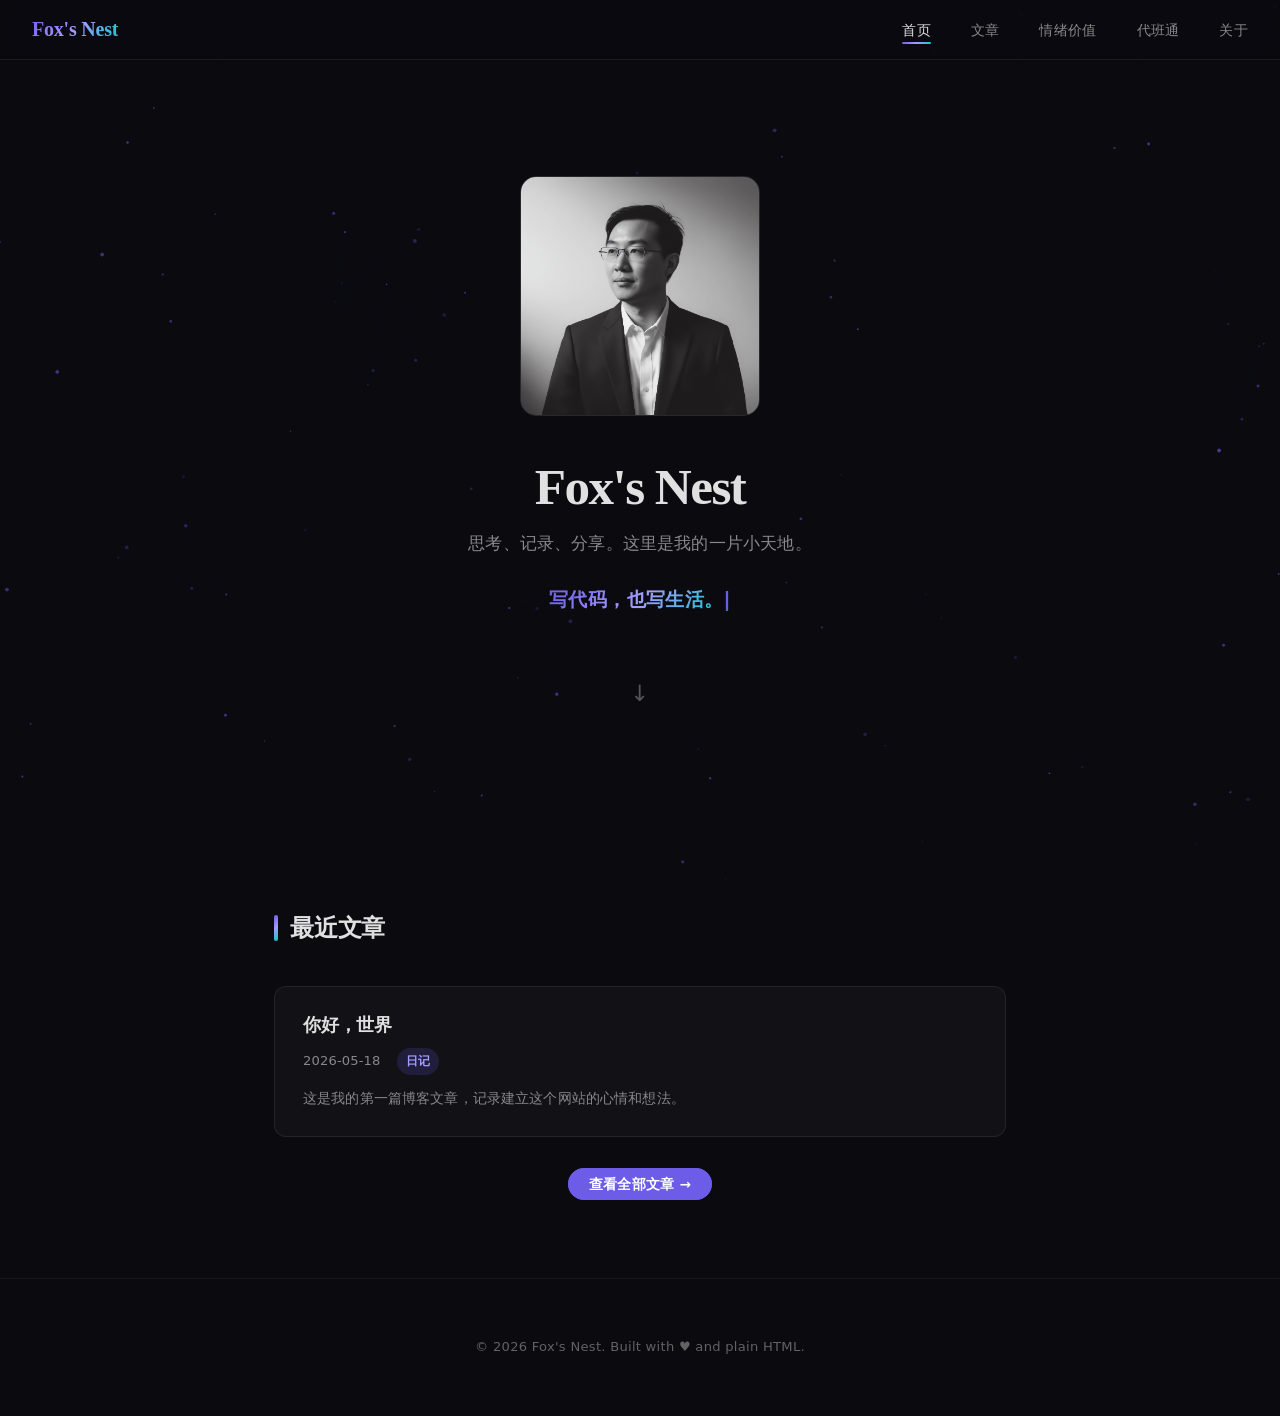
<file: index.html>
<!DOCTYPE html>
<html lang="zh-CN">
<head>
  <meta charset="UTF-8">
  <meta name="viewport" content="width=device-width, initial-scale=1.0">
  <title>Fox's Nest — 思考、记录、分享</title>
  <meta name="description" content="个人网站，记录日常思考、日记与心得，分享好文章。">
  <link rel="stylesheet" href="css/style.css">
  <link rel="icon" href="data:image/svg+xml,<svg xmlns='http://www.w3.org/2000/svg' viewBox='0 0 32 32'><text y='28' font-size='28'>🦊</text></svg>">
</head>
<body>

<canvas id="particles"></canvas>

<nav class="nav">
  <a href="index.html" class="nav-brand">Fox's Nest</a>
  <button class="nav-toggle" aria-label="菜单">&#9776;</button>
  <ul class="nav-links">
    <li><a href="index.html" class="active">首页</a></li>
    <li><a href="posts.html">文章</a></li>
    <li><a href="projects/qingxu-jiazhi.html">情绪价值</a></li>
    <li><a href="projects/daiban.html">代班通</a></li>
    <li><a href="about.html">关于</a></li>
  </ul>
</nav>

<section class="hero">
  <div class="hero-avatar">
    <img src="geren.png" alt="Fox's Nest" class="hero-img">
  </div>
  <h1>Fox's Nest</h1>
  <p class="tagline">思考、记录、分享。这里是我的一片小天地。</p>
  <div id="typewriter"></div>
  <div class="hero-scroll">&#8595;</div>
</section>

<section class="section">
  <div class="container">
    <h2 class="section-title fade-in">最近文章</h2>
    <div id="recent-posts" class="posts-grid"></div>
    <div style="text-align:center;margin-top:2rem;" class="fade-in">
      <a href="posts.html" class="filter-btn active" style="text-decoration:none;">查看全部文章 &rarr;</a>
    </div>
  </div>
</section>

<footer class="footer">
  <p>&copy; <span id="year"></span> Fox's Nest. Built with &#9829; and plain HTML.</p>
</footer>

<script src="js/main.js"></script>
</body>
</html>
</file>
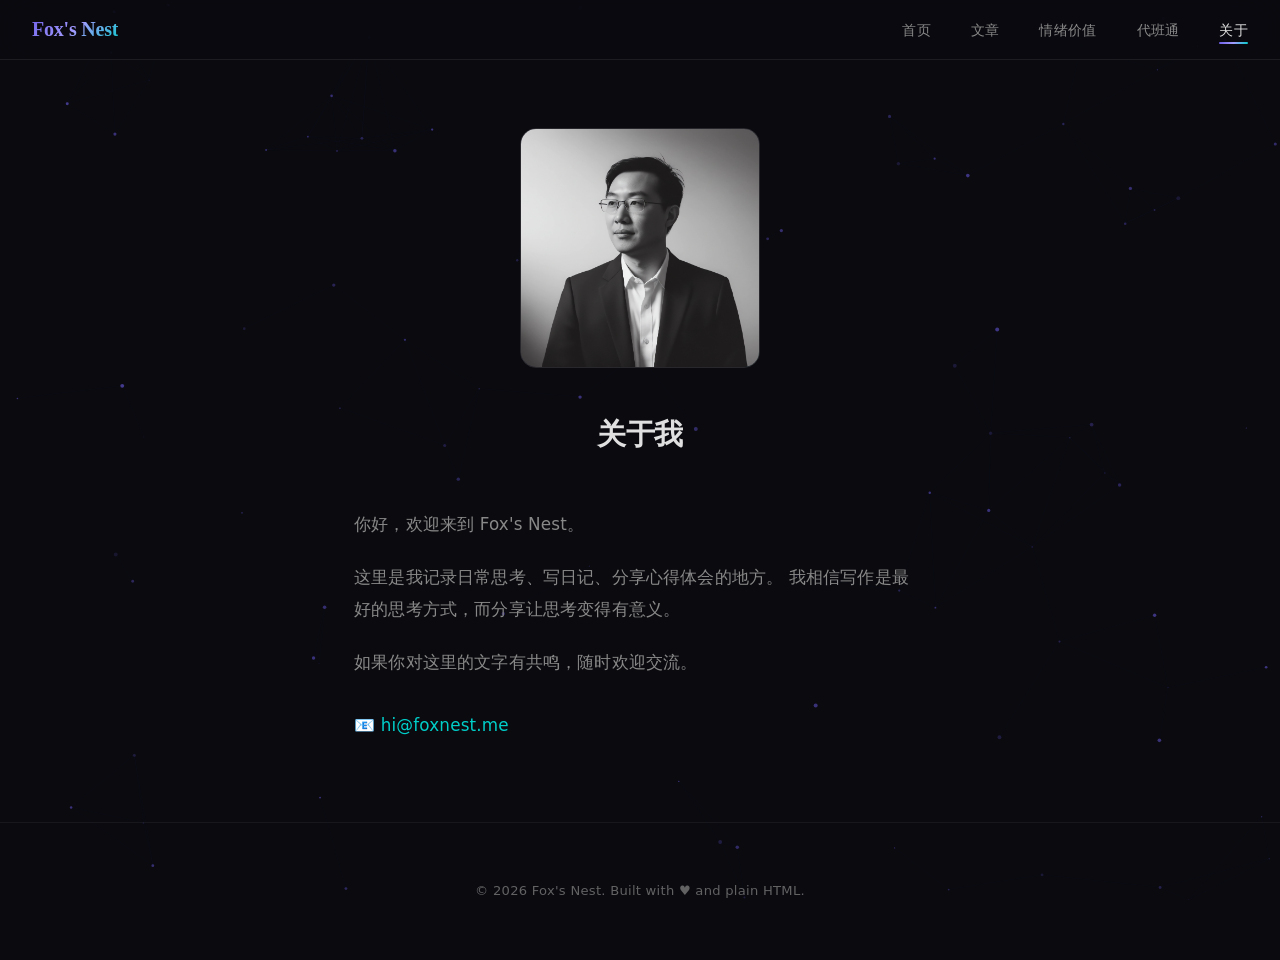
<file: about.html>
<!DOCTYPE html>
<html lang="zh-CN">
<head>
  <meta charset="UTF-8">
  <meta name="viewport" content="width=device-width, initial-scale=1.0">
  <title>关于 — Fox's Nest</title>
  <link rel="stylesheet" href="css/style.css">
  <link rel="icon" href="data:image/svg+xml,<svg xmlns='http://www.w3.org/2000/svg' viewBox='0 0 32 32'><text y='28' font-size='28'>🦊</text></svg>">
</head>
<body>

<canvas id="particles"></canvas>

<nav class="nav">
  <a href="index.html" class="nav-brand">Fox's Nest</a>
  <button class="nav-toggle" aria-label="菜单">&#9776;</button>
  <ul class="nav-links">
    <li><a href="index.html">首页</a></li>
    <li><a href="posts.html">文章</a></li>
    <li><a href="projects/qingxu-jiazhi.html">情绪价值</a></li>
    <li><a href="projects/daiban.html">代班通</a></li>
    <li><a href="about.html" class="active">关于</a></li>
  </ul>
</nav>

<div class="about-hero">
  <div class="hero-avatar">
    <img src="geren.png" alt="Fox's Nest" class="hero-img">
  </div>
  <h1>关于我</h1>
</div>

<div class="about-content fade-in">
  <p>
    你好，欢迎来到 Fox's Nest。
  </p>
  <p>
    这里是我记录日常思考、写日记、分享心得体会的地方。
    我相信写作是最好的思考方式，而分享让思考变得有意义。
  </p>
  <p>
    如果你对这里的文字有共鸣，随时欢迎交流。
  </p>
  <p style="margin-top:2rem; color: var(--text);">
    📧 <a href="mailto:hi@foxnest.me">hi@foxnest.me</a>
  </p>
</div>

<footer class="footer">
  <p>&copy; <span id="year"></span> Fox's Nest. Built with &#9829; and plain HTML.</p>
</footer>

<script src="js/main.js"></script>
</body>
</html>
</file>
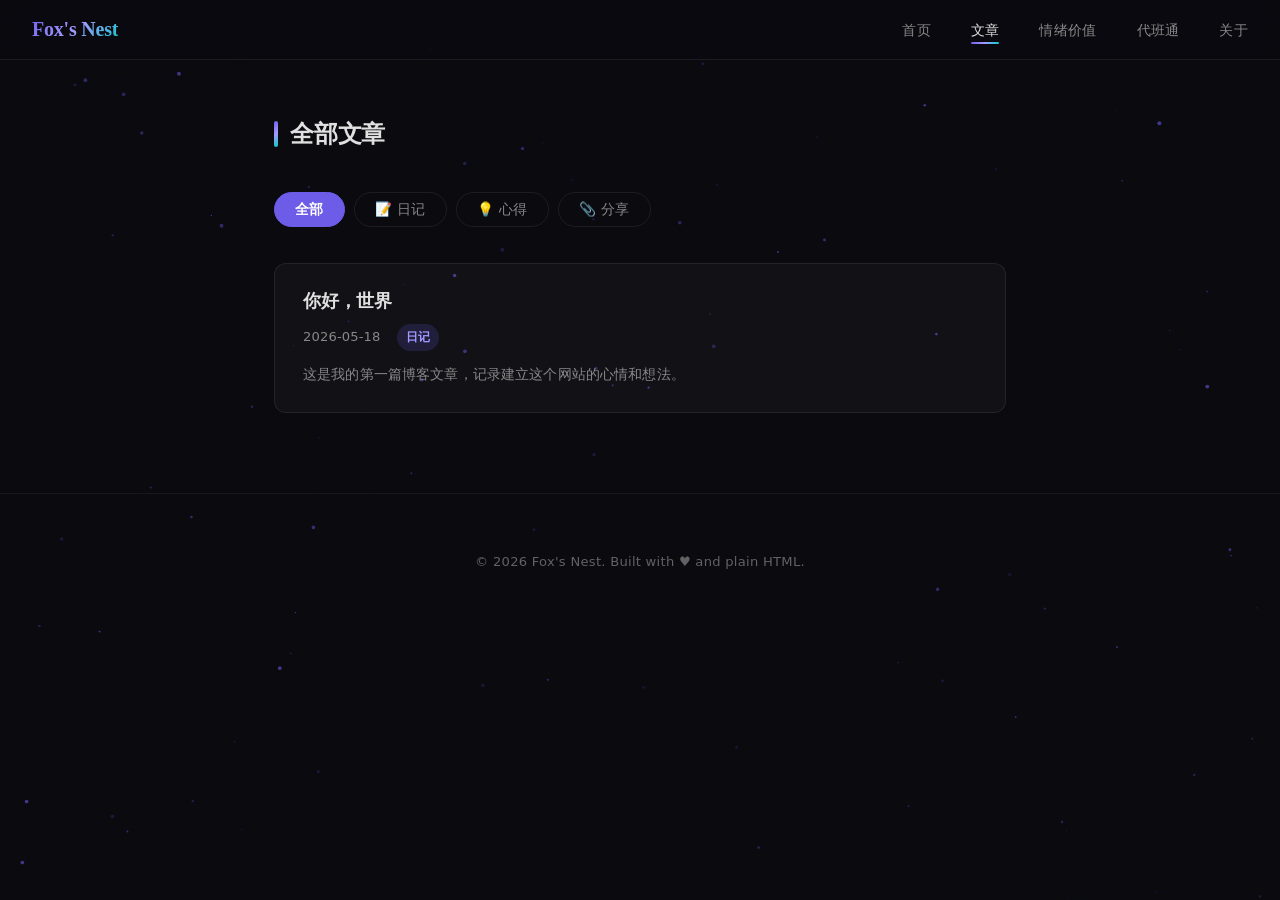
<file: posts.html>
<!DOCTYPE html>
<html lang="zh-CN">
<head>
  <meta charset="UTF-8">
  <meta name="viewport" content="width=device-width, initial-scale=1.0">
  <title>文章 — Fox's Nest</title>
  <link rel="stylesheet" href="css/style.css">
  <link rel="icon" href="data:image/svg+xml,<svg xmlns='http://www.w3.org/2000/svg' viewBox='0 0 32 32'><text y='28' font-size='28'>🦊</text></svg>">
</head>
<body>

<canvas id="particles"></canvas>

<nav class="nav">
  <a href="index.html" class="nav-brand">Fox's Nest</a>
  <button class="nav-toggle" aria-label="菜单">&#9776;</button>
  <ul class="nav-links">
    <li><a href="index.html">首页</a></li>
    <li><a href="posts.html" class="active">文章</a></li>
    <li><a href="projects/qingxu-jiazhi.html">情绪价值</a></li>
    <li><a href="projects/daiban.html">代班通</a></li>
    <li><a href="about.html">关于</a></li>
  </ul>
</nav>

<section class="section" style="padding-top:7rem;">
  <div class="container">
    <h2 class="section-title fade-in">全部文章</h2>
    <div class="filter-bar fade-in" id="filter-bar">
      <button class="filter-btn active" data-cat="all">全部</button>
      <button class="filter-btn" data-cat="日记">📝 日记</button>
      <button class="filter-btn" data-cat="心得">💡 心得</button>
      <button class="filter-btn" data-cat="分享">📎 分享</button>
    </div>
    <div id="all-posts" class="posts-grid"></div>
  </div>
</section>

<footer class="footer">
  <p>&copy; <span id="year"></span> Fox's Nest. Built with &#9829; and plain HTML.</p>
</footer>

<script src="js/main.js"></script>
</body>
</html>
</file>
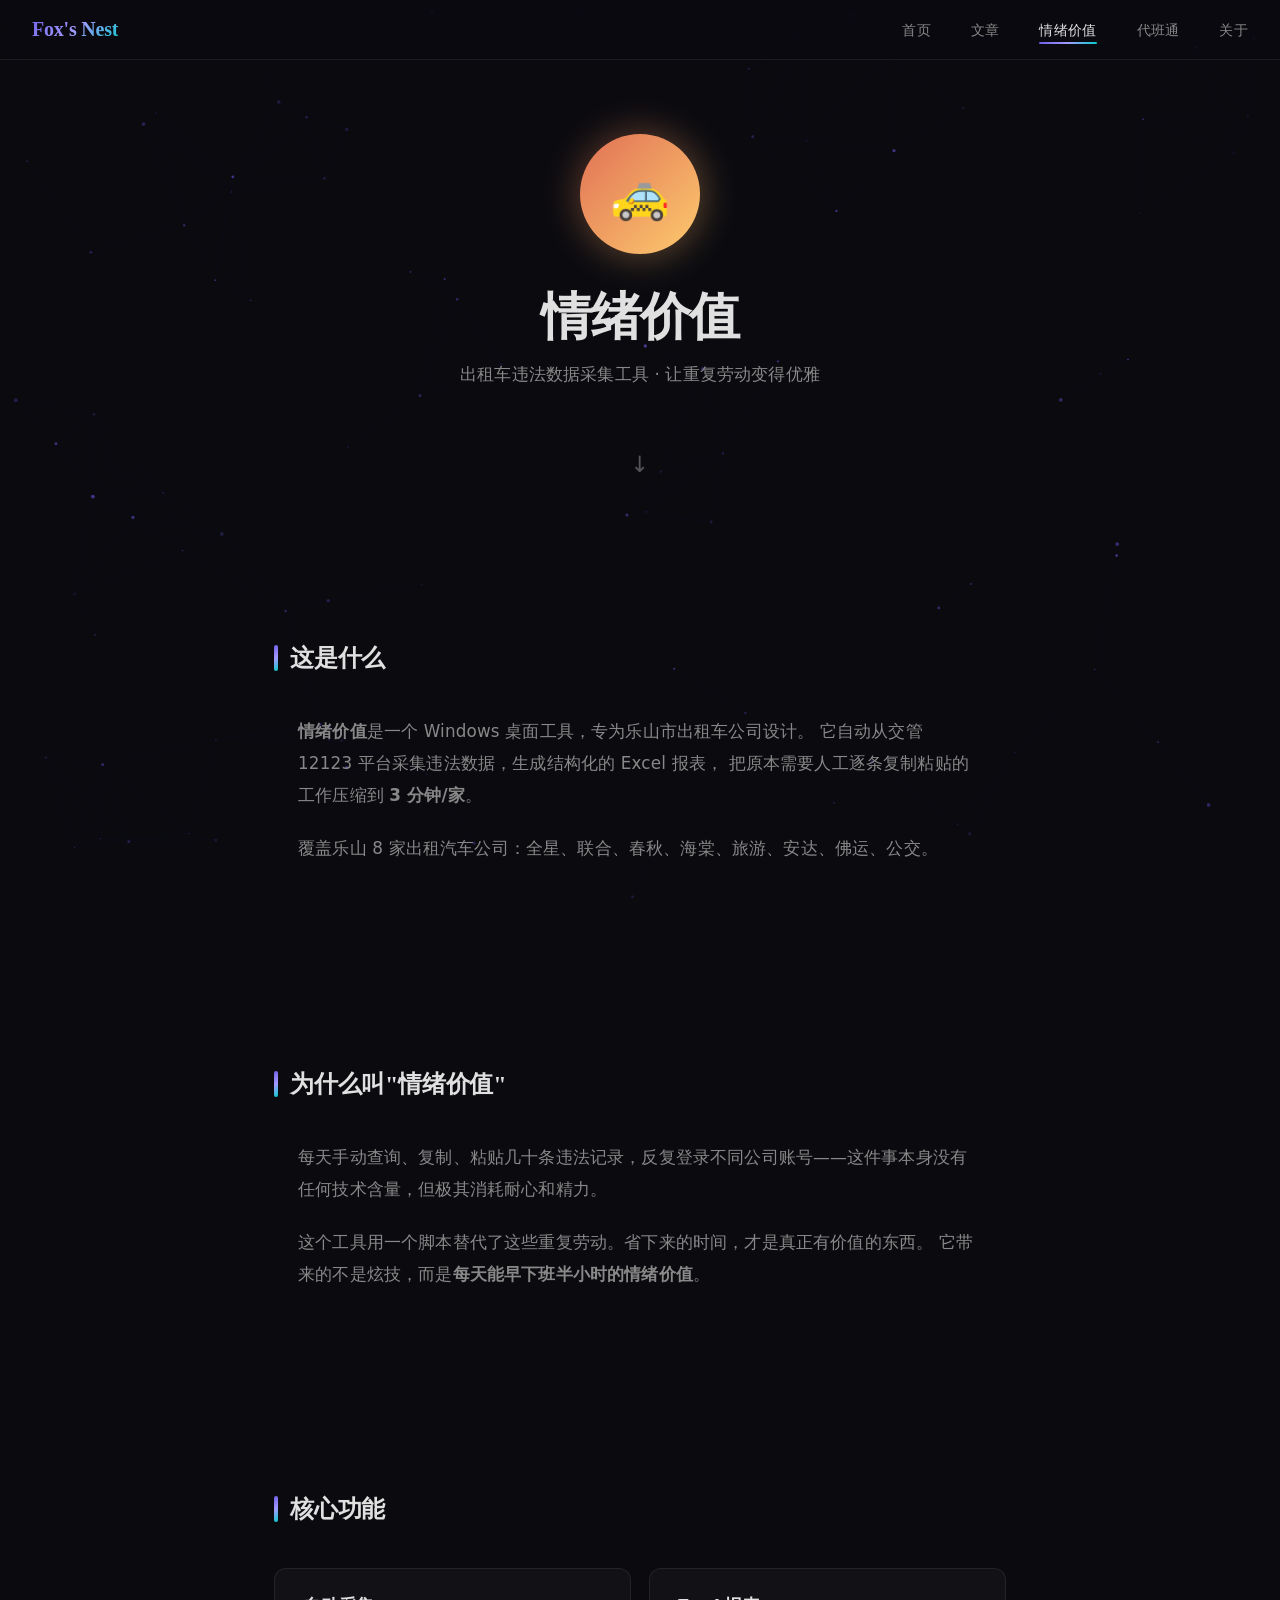
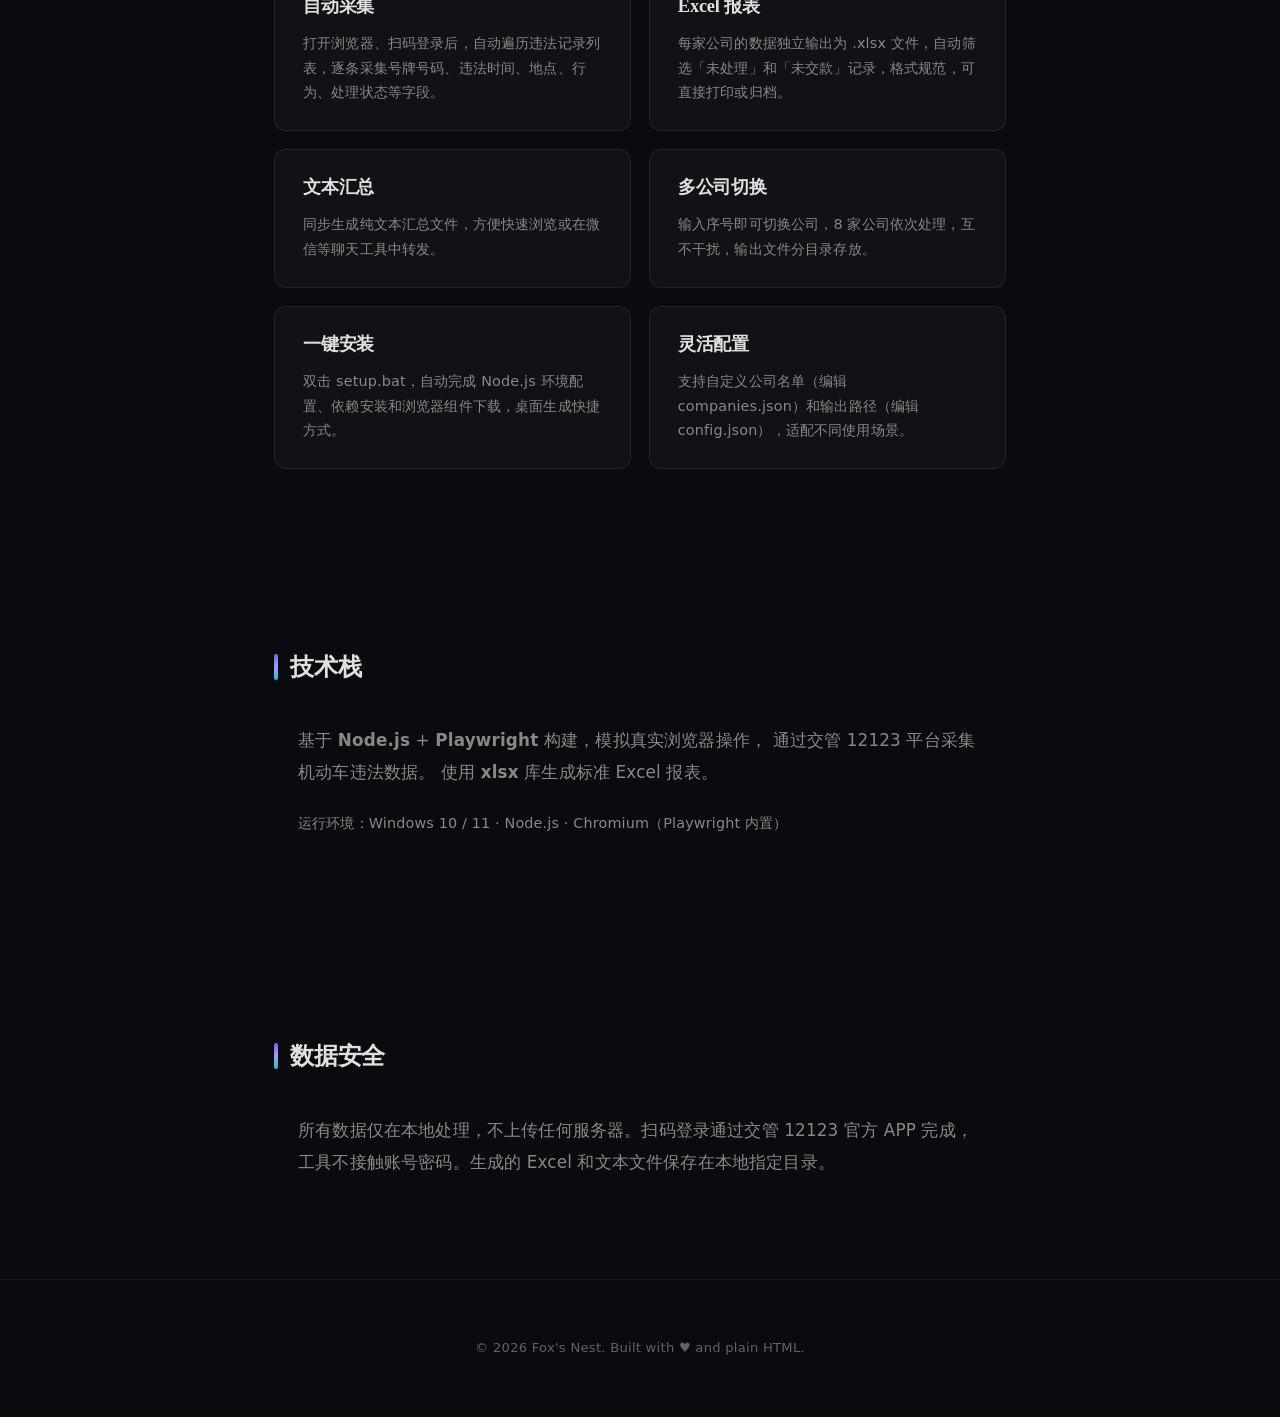
<file: projects/qingxu-jiazhi.html>
<!DOCTYPE html>
<html lang="zh-CN">
<head>
  <meta charset="UTF-8">
  <meta name="viewport" content="width=device-width, initial-scale=1.0">
  <title>情绪价值 — Fox's Nest</title>
  <meta name="description" content="情绪价值 — 出租车违法数据采集工具，自动采集交管12123平台违法数据，生成Excel报表。">
  <link rel="stylesheet" href="../css/style.css">
  <link rel="icon" href="data:image/svg+xml,<svg xmlns='http://www.w3.org/2000/svg' viewBox='0 0 32 32'><text y='28' font-size='28'>🚕</text></svg>">
</head>
<body>

<canvas id="particles"></canvas>

<nav class="nav">
  <a href="../index.html" class="nav-brand">Fox's Nest</a>
  <button class="nav-toggle" aria-label="菜单">&#9776;</button>
  <ul class="nav-links">
    <li><a href="../index.html">首页</a></li>
    <li><a href="../posts.html">文章</a></li>
    <li><a href="qingxu-jiazhi.html" class="active">情绪价值</a></li>
    <li><a href="daiban.html">代班通</a></li>
    <li><a href="../about.html">关于</a></li>
  </ul>
</nav>

<section class="hero" style="min-height:60vh;">
  <div class="project-icon">🚕</div>
  <h1>情绪价值</h1>
  <p class="tagline">出租车违法数据采集工具 · 让重复劳动变得优雅</p>
  <div class="hero-scroll" style="margin-top:2rem;">&#8595;</div>
</section>

<section class="section">
  <div class="container">
    <h2 class="section-title fade-in">这是什么</h2>
    <div class="about-content fade-in" style="max-width:100%;margin-bottom:0;">
      <p>
        <strong>情绪价值</strong>是一个 Windows 桌面工具，专为乐山市出租车公司设计。
        它自动从交管 12123 平台采集违法数据，生成结构化的 Excel 报表，
        把原本需要人工逐条复制粘贴的工作压缩到 <strong>3 分钟/家</strong>。
      </p>
      <p>
        覆盖乐山 8 家出租汽车公司：全星、联合、春秋、海棠、旅游、安达、佛运、公交。
      </p>
    </div>
  </div>
</section>

<section class="section">
  <div class="container">
    <h2 class="section-title fade-in">为什么叫"情绪价值"</h2>
    <div class="about-content fade-in" style="max-width:100%;margin-bottom:0;">
      <p>
        每天手动查询、复制、粘贴几十条违法记录，反复登录不同公司账号——这件事本身没有任何技术含量，但极其消耗耐心和精力。
      </p>
      <p>
        这个工具用一个脚本替代了这些重复劳动。省下来的时间，才是真正有价值的东西。
        它带来的不是炫技，而是<strong>每天能早下班半小时的情绪价值</strong>。
      </p>
    </div>
  </div>
</section>

<section class="section">
  <div class="container">
    <h2 class="section-title fade-in">核心功能</h2>
    <div class="feature-grid fade-in">
      <div class="card">
        <div class="card-title">自动采集</div>
        <div class="card-summary">打开浏览器、扫码登录后，自动遍历违法记录列表，逐条采集号牌号码、违法时间、地点、行为、处理状态等字段。</div>
      </div>
      <div class="card">
        <div class="card-title">Excel 报表</div>
        <div class="card-summary">每家公司的数据独立输出为 .xlsx 文件，自动筛选「未处理」和「未交款」记录，格式规范，可直接打印或归档。</div>
      </div>
      <div class="card">
        <div class="card-title">文本汇总</div>
        <div class="card-summary">同步生成纯文本汇总文件，方便快速浏览或在微信等聊天工具中转发。</div>
      </div>
      <div class="card">
        <div class="card-title">多公司切换</div>
        <div class="card-summary">输入序号即可切换公司，8 家公司依次处理，互不干扰，输出文件分目录存放。</div>
      </div>
      <div class="card">
        <div class="card-title">一键安装</div>
        <div class="card-summary">双击 setup.bat，自动完成 Node.js 环境配置、依赖安装和浏览器组件下载，桌面生成快捷方式。</div>
      </div>
      <div class="card">
        <div class="card-title">灵活配置</div>
        <div class="card-summary">支持自定义公司名单（编辑 companies.json）和输出路径（编辑 config.json），适配不同使用场景。</div>
      </div>
    </div>
  </div>
</section>

<section class="section">
  <div class="container">
    <h2 class="section-title fade-in">技术栈</h2>
    <div class="about-content fade-in" style="max-width:100%;margin-bottom:0;">
      <p>
        基于 <strong>Node.js</strong> + <strong>Playwright</strong> 构建，模拟真实浏览器操作，
        通过交管 12123 平台采集机动车违法数据。
        使用 <strong>xlsx</strong> 库生成标准 Excel 报表。
      </p>
      <p style="color: var(--text-muted); font-size: 0.9rem;">
        运行环境：Windows 10 / 11 · Node.js · Chromium（Playwright 内置）
      </p>
    </div>
  </div>
</section>

<section class="section">
  <div class="container">
    <h2 class="section-title fade-in">数据安全</h2>
    <div class="about-content fade-in" style="max-width:100%;margin-bottom:0;">
      <p>
        所有数据仅在本地处理，不上传任何服务器。扫码登录通过交管 12123 官方 APP 完成，
        工具不接触账号密码。生成的 Excel 和文本文件保存在本地指定目录。
      </p>
    </div>
  </div>
</section>

<footer class="footer">
  <p>&copy; <span id="year"></span> Fox's Nest. Built with &#9829; and plain HTML.</p>
</footer>

<script src="../js/main.js"></script>
</body>
</html>
</file>
<file: css/style.css>
/* ===== CSS Variables ===== */
:root {
  --bg: #0a0a0f;
  --bg-card: rgba(255, 255, 255, 0.03);
  --bg-card-hover: rgba(255, 255, 255, 0.06);
  --border: rgba(255, 255, 255, 0.08);
  --text: #e0e0e0;
  --text-muted: #888;
  --accent: #6c5ce7;
  --accent2: #00cec9;
  --gradient: linear-gradient(135deg, #6c5ce7, #a29bfe, #00cec9);
  --gradient-warm: linear-gradient(135deg, #e17055, #fdcb6e);
  --glass: rgba(255, 255, 255, 0.04);
  --glass-border: rgba(255, 255, 255, 0.08);
  --radius: 12px;
  --radius-lg: 16px;
  --font: "PingFang SC", "Microsoft YaHei", "Noto Sans SC", system-ui, -apple-system, sans-serif;
  --font-heading: "PingFang SC", "Microsoft YaHei", "Noto Serif SC", "Source Han Serif SC", Georgia, serif;
  --font-mono: "JetBrains Mono", "Fira Code", "Cascadia Code", Consolas, monospace;
}

/* ===== Reset & Base ===== */
*, *::before, *::after { box-sizing: border-box; margin: 0; padding: 0; }

html { scroll-behavior: smooth; }

body {
  font-family: var(--font);
  background: var(--bg);
  color: var(--text);
  line-height: 1.85;
  min-height: 100vh;
  overflow-x: hidden;
  text-rendering: optimizeLegibility;
  -webkit-font-smoothing: antialiased;
  -moz-osx-font-smoothing: grayscale;
}

a { color: var(--accent2); text-decoration: none; transition: color 0.2s; }
a:hover { color: var(--accent); }

/* ===== Particle Canvas ===== */
#particles {
  position: fixed;
  top: 0; left: 0;
  width: 100%; height: 100%;
  z-index: 0;
  pointer-events: none;
}

/* ===== Navigation ===== */
.nav {
  position: fixed;
  top: 0; left: 0; right: 0;
  z-index: 100;
  background: rgba(10, 10, 15, 0.75);
  backdrop-filter: blur(24px) saturate(180%);
  -webkit-backdrop-filter: blur(24px) saturate(180%);
  border-bottom: 1px solid var(--border);
  padding: 0 2rem;
  display: flex;
  align-items: center;
  justify-content: space-between;
  height: 60px;
}

.nav-brand {
  font-family: var(--font-heading);
  font-size: 1.25rem;
  font-weight: 700;
  letter-spacing: -0.01em;
  background: var(--gradient);
  -webkit-background-clip: text;
  -webkit-text-fill-color: transparent;
  background-clip: text;
}

.nav-links { display: flex; gap: 2.5rem; list-style: none; }
.nav-links a {
  color: var(--text-muted);
  font-size: 0.88rem;
  font-weight: 500;
  letter-spacing: 0.02em;
  transition: color 0.25s;
  position: relative;
  padding: 0.25rem 0;
}
.nav-links a:hover, .nav-links a.active { color: var(--text); }
.nav-links a.active::after {
  content: '';
  position: absolute;
  bottom: -2px; left: 0; right: 0;
  height: 2px;
  background: var(--gradient);
  border-radius: 1px;
}

.nav-toggle {
  display: none;
  background: none; border: none;
  color: var(--text); font-size: 1.5rem;
  cursor: pointer;
}

/* ===== Layout ===== */
.container {
  position: relative;
  z-index: 1;
  max-width: 780px;
  margin: 0 auto;
  padding: 0 1.5rem;
}

.section { padding: 6rem 0 5rem; }

/* ===== Hero ===== */
.hero {
  display: flex;
  flex-direction: column;
  align-items: center;
  justify-content: center;
  min-height: 90vh;
  text-align: center;
  padding: 80px 1.5rem 0;
  position: relative;
}

.hero-avatar {
  width: 240px;
  height: 240px;
  border-radius: var(--radius-lg);
  background: transparent;
  display: flex;
  align-items: center;
  justify-content: center;
  margin-bottom: 2.5rem;
  position: relative;
  animation: float 4s ease-in-out infinite;
  overflow: hidden;
  border: 1px solid rgba(255, 255, 255, 0.12);
}

.hero-img {
  width: 100%;
  height: 100%;
  object-fit: cover;
  display: block;
}

.hero-avatar::after {
  content: '';
  position: absolute;
  inset: -5px;
  border-radius: 21px;
  background: var(--gradient);
  opacity: 0.35;
  filter: blur(20px);
  z-index: -1;
}

@keyframes float {
  0%, 100% { transform: translateY(0); }
  50% { transform: translateY(-12px); }
}

.hero h1 {
  font-family: var(--font-heading);
  font-size: clamp(2.2rem, 5.5vw, 3.2rem);
  font-weight: 800;
  margin-bottom: 0.75rem;
  letter-spacing: -0.03em;
  line-height: 1.2;
}

.hero .tagline {
  font-size: 1.05rem;
  color: var(--text-muted);
  margin-bottom: 1.5rem;
  max-width: 480px;
  line-height: 1.7;
  letter-spacing: 0.01em;
}

#typewriter {
  font-size: 1.2rem;
  font-weight: 600;
  background: var(--gradient);
  -webkit-background-clip: text;
  -webkit-text-fill-color: transparent;
  background-clip: text;
  min-height: 2rem;
  letter-spacing: 0.02em;
}

#typewriter::after {
  content: '|';
  -webkit-text-fill-color: var(--accent);
  animation: blink 1s step-end infinite;
}

@keyframes blink {
  50% { opacity: 0; }
}

.hero-scroll {
  margin-top: 3.5rem;
  animation: bounce 2s infinite;
  color: var(--text-muted);
  font-size: 1.4rem;
  opacity: 0.6;
}

@keyframes bounce {
  0%, 100% { transform: translateY(0); }
  50% { transform: translateY(10px); }
}

/* ===== Cards ===== */
.card {
  background: var(--bg-card);
  border: 1px solid var(--border);
  border-radius: var(--radius);
  padding: 1.6rem 1.75rem;
  transition: all 0.35s cubic-bezier(0.25, 0.46, 0.45, 0.94);
  position: relative;
  overflow: hidden;
}

.card::before {
  content: '';
  position: absolute;
  left: 0; top: 50%; transform: translateY(-50%);
  width: 3px; height: 0;
  background: var(--gradient);
  border-radius: 0 2px 2px 0;
  transition: height 0.35s cubic-bezier(0.25, 0.46, 0.45, 0.94);
}

.card:hover {
  background: var(--bg-card-hover);
  border-color: rgba(255, 255, 255, 0.14);
  transform: translateY(-2px);
  box-shadow: 0 12px 40px rgba(108, 92, 231, 0.08);
}

.card:hover::before {
  height: 60%;
}

.card-title {
  font-family: var(--font-heading);
  font-size: 1.15rem;
  font-weight: 700;
  margin-bottom: 0.55rem;
  color: var(--text);
  line-height: 1.4;
  letter-spacing: -0.01em;
}

.card-meta {
  font-size: 0.82rem;
  color: var(--text-muted);
  display: flex;
  gap: 1rem;
  align-items: center;
  flex-wrap: wrap;
  letter-spacing: 0.01em;
}

.card-tag {
  display: inline-block;
  padding: 0.2em 0.75em;
  border-radius: 20px;
  font-size: 0.75rem;
  font-weight: 600;
  letter-spacing: 0.02em;
}

.tag-diary { background: rgba(108, 92, 231, 0.18); color: #a29bfe; }
.tag-thought { background: rgba(0, 206, 201, 0.18); color: #00cec9; }
.tag-share { background: rgba(253, 203, 110, 0.18); color: #fdcb6e; }

.card-summary {
  margin-top: 0.7rem;
  color: var(--text-muted);
  font-size: 0.9rem;
  line-height: 1.7;
  letter-spacing: 0.01em;
}

/* ===== Section Headers ===== */
.section-title {
  font-family: var(--font-heading);
  font-size: 1.5rem;
  font-weight: 800;
  margin-bottom: 2.25rem;
  display: flex;
  align-items: center;
  gap: 0.75rem;
  letter-spacing: -0.01em;
}

.section-title::before {
  content: '';
  width: 4px;
  height: 26px;
  background: var(--gradient);
  border-radius: 2px;
}

/* ===== Posts List ===== */
.posts-grid {
  display: grid;
  gap: 1.1rem;
}

/* ===== Category Filter ===== */
.filter-bar {
  display: flex;
  gap: 0.6rem;
  margin-bottom: 2.25rem;
  flex-wrap: wrap;
}

.filter-btn {
  padding: 0.45rem 1.25rem;
  border: 1px solid var(--border);
  border-radius: 20px;
  background: transparent;
  color: var(--text-muted);
  cursor: pointer;
  font-size: 0.85rem;
  font-weight: 500;
  letter-spacing: 0.02em;
  transition: all 0.25s;
  font-family: var(--font);
}

.filter-btn:hover { border-color: var(--accent); color: var(--text); }
.filter-btn.active {
  background: var(--accent);
  border-color: var(--accent);
  color: #fff;
  font-weight: 600;
}

/* ===== Article Content ===== */
.article {
  max-width: 720px;
  margin: 0 auto;
  padding: 7rem 1.5rem 5rem;
}

.article-header {
  text-align: center;
  margin-bottom: 3.5rem;
}

.article-header h1 {
  font-family: var(--font-heading);
  font-size: clamp(1.6rem, 4vw, 2.3rem);
  font-weight: 800;
  margin-bottom: 1rem;
  line-height: 1.35;
  letter-spacing: -0.02em;
}

.article-header .card-meta { justify-content: center; }

.article-body {
  font-size: 1.05rem;
  line-height: 1.95;
  letter-spacing: 0.01em;
}

.article-body h2 {
  font-family: var(--font-heading);
  font-size: 1.4rem;
  font-weight: 700;
  margin: 2.75rem 0 1.1rem;
  color: var(--text);
  letter-spacing: -0.01em;
  line-height: 1.35;
}

.article-body h3 {
  font-family: var(--font-heading);
  font-size: 1.15rem;
  font-weight: 700;
  margin: 2rem 0 0.8rem;
  letter-spacing: -0.01em;
}

.article-body p {
  margin-bottom: 1.2rem;
}

.article-body blockquote {
  border-left: 3px solid var(--accent);
  padding: 0.5rem 1.2rem;
  margin: 1.5rem 0;
  background: var(--glass);
  border-radius: 0 var(--radius) var(--radius) 0;
  color: var(--text-muted);
  font-style: italic;
}

.article-body ul, .article-body ol {
  margin: 1rem 0;
  padding-left: 1.5rem;
}

.article-body li { margin-bottom: 0.4rem; }

.article-body code {
  font-family: var(--font-mono);
  font-size: 0.88em;
  background: rgba(255, 255, 255, 0.06);
  padding: 0.15em 0.4em;
  border-radius: 4px;
}

.article-body pre {
  background: rgba(0, 0, 0, 0.4);
  border: 1px solid var(--border);
  border-radius: var(--radius);
  padding: 1.2rem;
  overflow-x: auto;
  margin: 1.5rem 0;
}

.article-body pre code {
  background: none;
  padding: 0;
}

.article-body img {
  max-width: 100%;
  border-radius: var(--radius);
  margin: 1.5rem 0;
}

.article-body hr {
  border: none;
  border-top: 1px solid var(--border);
  margin: 2.5rem 0;
}

.article-body a {
  color: var(--accent2);
  border-bottom: 1px solid transparent;
}
.article-body a:hover {
  border-bottom-color: var(--accent2);
}

/* ===== About Page ===== */
.about-hero {
  text-align: center;
  padding: 8rem 1.5rem 3rem;
}

.about-hero .hero-avatar { margin: 0 auto 2.5rem; }

.about-hero h1 {
  font-family: var(--font-heading);
  font-weight: 800;
  font-size: 1.8rem;
  letter-spacing: -0.02em;
}

.about-content {
  max-width: 620px;
  margin: 0 auto 5rem;
  padding: 0 1.5rem;
}

.about-content p {
  margin-bottom: 1.3rem;
  color: var(--text-muted);
  font-size: 1.05rem;
  line-height: 1.9;
  letter-spacing: 0.01em;
}

/* ===== Back link ===== */
.back-link {
  display: inline-flex;
  align-items: center;
  gap: 0.4rem;
  color: var(--text-muted);
  font-size: 0.9rem;
  margin-bottom: 2rem;
  transition: color 0.2s;
}

.back-link:hover { color: var(--text); }

/* ===== Footer ===== */
.footer {
  text-align: center;
  padding: 3.5rem 1.5rem;
  color: var(--text-muted);
  font-size: 0.82rem;
  letter-spacing: 0.02em;
  border-top: 1px solid var(--border);
  opacity: 0.7;
}

/* ===== Fade-in Animation ===== */
.fade-in {
  opacity: 0;
  transform: translateY(24px);
  transition: opacity 0.7s ease, transform 0.7s ease;
}

.fade-in.visible {
  opacity: 1;
  transform: translateY(0);
}

/* ===== Empty State ===== */
.empty-state {
  text-align: center;
  padding: 4rem 2rem;
  color: var(--text-muted);
}

.empty-state .icon { font-size: 3rem; margin-bottom: 1rem; }

/* ===== Project Page ===== */
.project-icon {
  width: 120px;
  height: 120px;
  border-radius: 50%;
  background: var(--gradient-warm);
  display: flex;
  align-items: center;
  justify-content: center;
  font-size: 3rem;
  margin-bottom: 2rem;
  position: relative;
  animation: float 3s ease-in-out infinite;
}

.project-icon::after {
  content: '';
  position: absolute;
  inset: -4px;
  border-radius: 50%;
  background: var(--gradient-warm);
  opacity: 0.35;
  filter: blur(18px);
  z-index: -1;
}

.feature-grid {
  display: grid;
  grid-template-columns: repeat(auto-fill, minmax(280px, 1fr));
  gap: 1.1rem;
}

/* ===== Responsive ===== */
@media (max-width: 640px) {
  .nav { padding: 0 1rem; }
  .nav-links {
    position: fixed;
    top: 60px; left: 0; right: 0;
    background: rgba(10, 10, 15, 0.95);
    backdrop-filter: blur(24px);
    flex-direction: column;
    padding: 1.25rem;
    gap: 0.85rem;
    border-bottom: 1px solid var(--border);
    display: none;
  }
  .nav-links.open { display: flex; }
  .nav-toggle { display: block; }
  .section { padding: 4rem 0 3rem; }
  .hero { min-height: 80vh; padding-top: 70px; }
  .hero-avatar {
    width: 170px;
    height: 170px;
    border-radius: 14px;
  }
  .hero-avatar::after { border-radius: 18px; }
  .hero h1 { font-size: 1.8rem; }
  .hero .tagline { font-size: 0.95rem; }
  #typewriter { font-size: 1.05rem; }
  .card { padding: 1.3rem 1.4rem; }
  .card-title { font-size: 1.05rem; }
  .article { padding: 6rem 1rem 3rem; }
  .article-body { font-size: 1rem; }
  .about-hero { padding: 7rem 1rem 2.5rem; }
}
</file>
